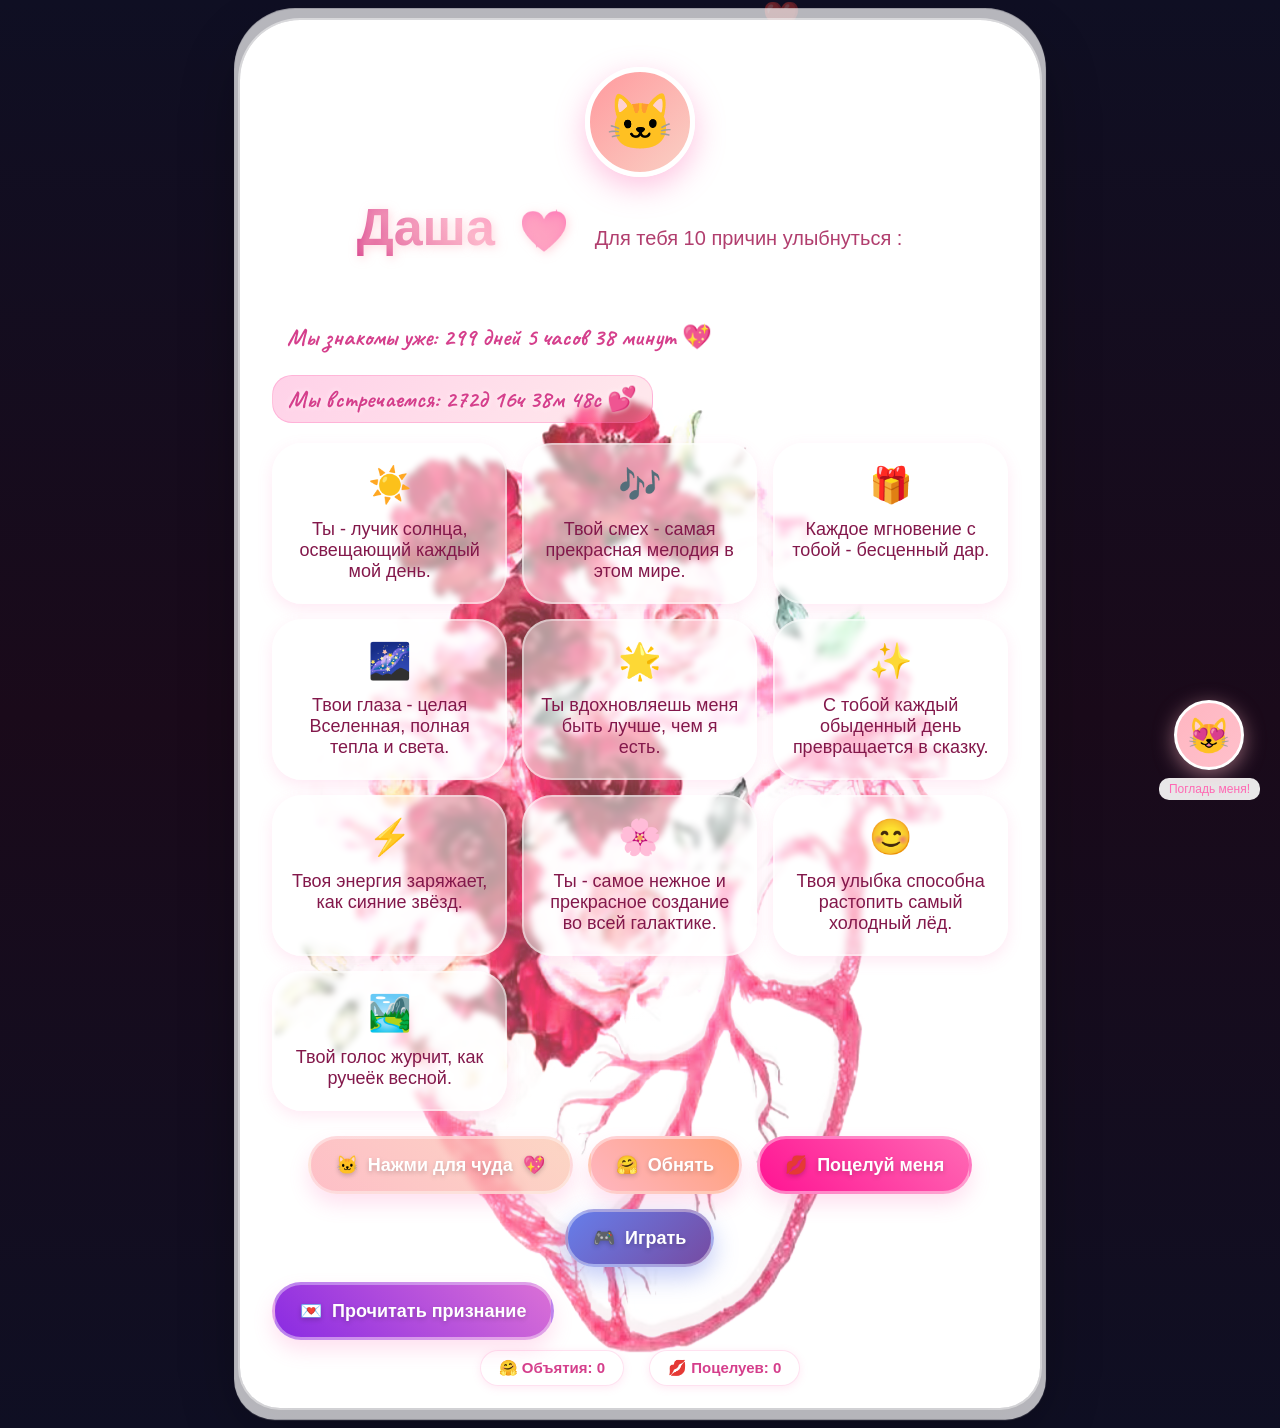
<file: index.html>
<!doctype html>
<html lang="ru">
    <head>
        <meta charset="UTF-8" />
        <meta name="viewport" content="width=device-width, initial-scale=1.0" />
        <title>Для самой лучшей 💖</title>
        <link rel="stylesheet" href="style.css" />
        <link
            href="https://fonts.googleapis.com/css2?family=Caveat:wght@700&display=swap"
            rel="stylesheet"
        />
    </head>
    <body>
        <main class="card">
            <div class="header">
                <div class="avatar">
                    <span class="avatar-heart">🐱</span>
                </div>
                <h1 class="title">
                    Даша
                    <span class="title-heart">💖</span>
                </h1>
                <p class="subtitle">Для тебя 10 причин улыбнуться :</p>
            </div>
            <div class="time-together" id="timeTogether">
                Мы знакомы уже: ...
            </div>
            <div class="time-together dating-time" id="datingTime">
                Мы встречаемся: ...
            </div>

            <div class="compliments-grid" id="complimentsGrid"></div>

<div class="button-container">
                <button class="magic-button" id="superMagicButton">
                    <span>🐱</span> Нажми для чуда <span>💖</span>
                </button>

                <button class="hug-button" id="hugButton">
                    <span>🤗</span> Обнять
                </button>

                <button class="kiss-button" id="kissButton">
                    <span>💋</span> Поцелуй меня
                </button>

                <a href="game.html" class="game-button">
                    <span>🎮</span> Играть
                </a>
            </div>

            <div class="love-letter-section">
                <button class="secret-button" id="secretButton">
                    <span>💌</span> Прочитать признание
                </button>
            </div>

            <div class="counters-container">
                <div class="hug-counter" id="hugCounter">
                    🤗 Объятия: <span id="hugCount">0</span>
                </div>

                <div class="kiss-counter" id="kissCounter">
                    💋 Поцелуев: <span id="kissCount">0</span>
                </div>
            </div>
        </main>

        <div class="pet-cat-container" id="petCatContainer">
            <div class="pet-cat" id="petCat">
                <span class="cat-face">😻</span>
                <span class="cat-paws">
                    <span class="paw left">🐾</span>
                    <span class="paw right">🐾</span>
                </span>
            </div>
            <div class="pet-hint">Погладь меня!</div>
        </div>

        <div class="march8-celebration" id="march8Celebration">
<video
                class="celebration-video"
                id="celebrationVideo"
                autoplay
                loop
                playsinline
            ></video>
            <div class="celebration-overlay"></div>
            <div class="celebration-sparkles" id="sparkles"></div>
            <div class="celebration-content">
                <div class="celebration-hearts">💐🌸💐</div>
                <h1 class="celebration-title">С 8 Марта! 💖</h1>
                <p class="celebration-text" id="celebrationText"></p>
<button class="celebration-close" id="celebrationClose">
                    Закрыть ✨
                </button>
                <button class="celebration-sound" id="celebrationSound">
                    🔊 Включить звук
                </button>
            </div>
        </div>

        <div class="modal-overlay" id="loveLetterModal">
            <div class="modal-content">
                <span class="modal-close" id="modalClose">&times;</span>
                <div class="letter-content">
                    <div class="letter-icon">💌</div>
                    <h2 class="letter-title">Самой лучшей девочке 💕</h2>
                    <p class="letter-text" id="randomLetter"></p>
                    <div class="letter-sign">
                        С любовью, твой особенный человек 💖
                    </div>
                </div>
            </div>
        </div>

        <script src="script.js"></script>
    </body>
</html>
</file>
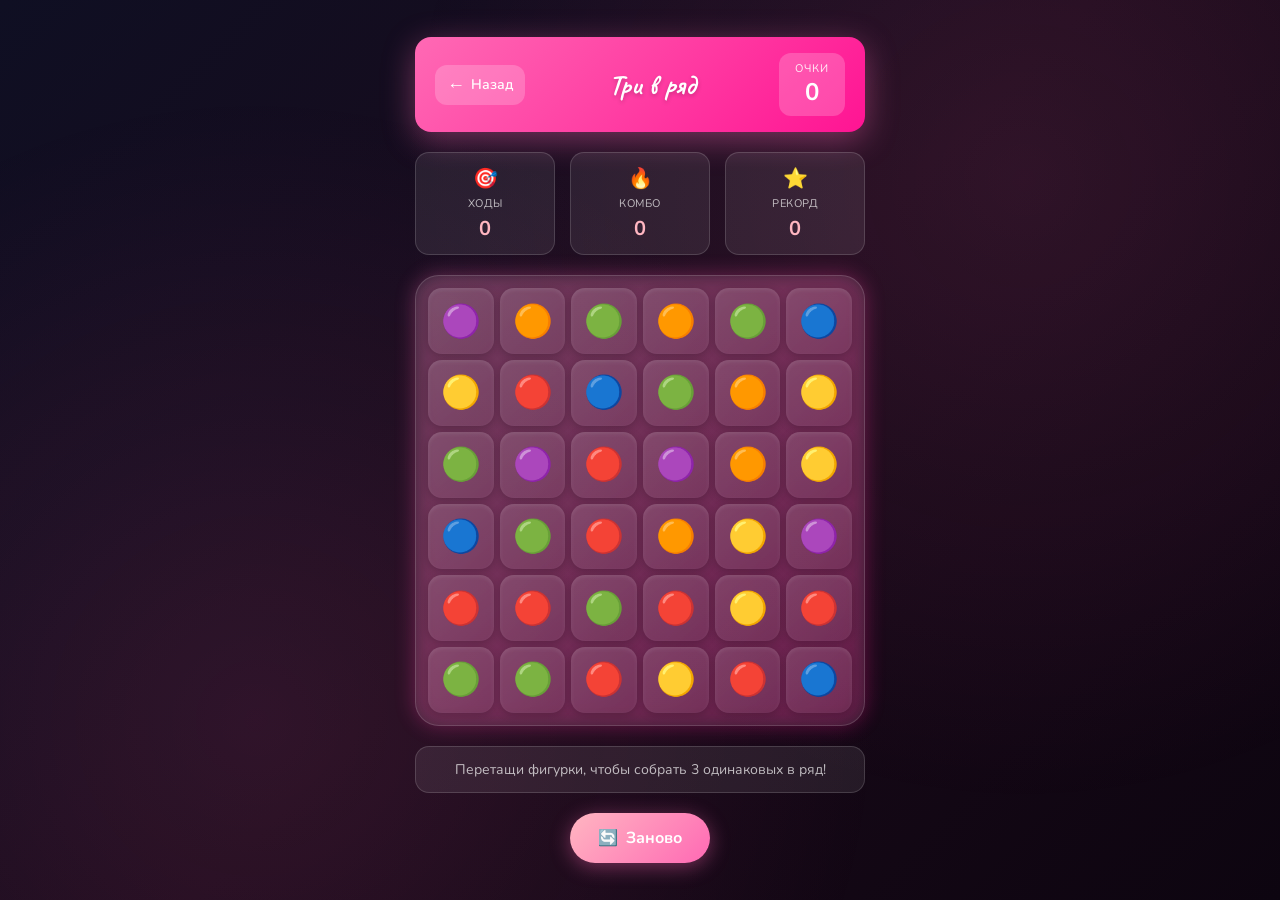
<file: game.html>
<!DOCTYPE html>
<html lang="ru">
<head>
    <meta charset="UTF-8">
    <meta name="viewport" content="width=device-width, initial-scale=1.0">
    <title>Три в ряд 💕</title>
    <link rel="stylesheet" href="game.css">
    <link href="https://fonts.googleapis.com/css2?family=Caveat:wght@700&family=Nunito:wght@400;600;700&display=swap" rel="stylesheet">
</head>
<body>
    <div class="game-container">
        <header class="game-header">
            <a href="index.html" class="back-btn">
                <span class="back-icon">←</span>
                <span>Назад</span>
            </a>
            <h1 class="game-title">Три в ряд</h1>
            <div class="score-display">
                <span class="score-label">Очки</span>
                <span class="score-value" id="score">0</span>
            </div>
        </header>

        <div class="game-stats">
            <div class="stat-item">
                <span class="stat-icon">🎯</span>
                <span class="stat-label">Ходы</span>
                <span class="stat-value" id="moves">0</span>
            </div>
            <div class="stat-item combo-stat" id="comboStat">
                <span class="stat-icon">🔥</span>
                <span class="stat-label">Комбо</span>
                <span class="stat-value" id="combo">0</span>
            </div>
            <div class="stat-item">
                <span class="stat-icon">⭐</span>
                <span class="stat-label">Рекорд</span>
                <span class="stat-value" id="highScore">0</span>
            </div>
        </div>

        <div class="game-board-wrapper">
            <div class="game-board" id="board"></div>
            <div class="board-glow"></div>
        </div>

        <div class="game-instructions">
            <p>Перетащи фигурки, чтобы собрать 3 одинаковых в ряд!</p>
        </div>

        <div class="game-controls">
            <button class="control-btn" id="restartBtn">
                <span>🔄</span> Заново
            </button>
        </div>
    </div>

    <div class="message-overlay" id="messageOverlay">
        <div class="message-box" id="messageBox">
            <div class="message-icon">💕</div>
            <div class="message-text" id="messageText"></div>
        </div>
    </div>

    <script src="game.js"></script>
</body>
</html>
</file>
<file: style.css>
* {
    margin: 0;
    padding: 0;
    box-sizing: border-box;
    -webkit-tap-highlight-color: transparent;
}

body {
    -webkit-user-select: none;
    -moz-user-select: none;
    -ms-user-select: none;
    user-select: none;
    -webkit-touch-callout: none;
    -webkit-overflow-scrolling: touch;
}

input,
button,
textarea,
select {
    font-size: 16px;
}

body {
    min-height: 100vh;
    background: linear-gradient(180deg, #0f0f23 0%, #1a0a1a 50%, #0f0f23 100%);
    font-family: "Segoe UI", Tahoma, Geneva, Verdana, sans-serif;
    display: flex;
    justify-content: center;
    align-items: center;
    padding: 20px;
    position: relative;
    overflow-x: hidden;
}

.floating-hearts,
.cats-container {
    position: fixed;
    top: 0;
    left: 0;
    width: 100%;
    height: 100%;
    pointer-events: none;
    z-index: 1;
}

.heart {
    position: absolute;
    font-size: 20px;
    animation: floatUp 8s linear infinite;
    user-select: none;
    color: rgba(255, 105, 180, 0.4);
    will-change: transform, opacity;
}

.falling-cat {
    position: absolute;
    font-size: 30px;
    animation: fallDown 6s linear infinite;
    user-select: none;
    will-change: transform, opacity;
}

@keyframes fallDown {
    0% {
        transform: translateY(-50px) rotate(0deg);
        opacity: 0.8;
    }
    100% {
        transform: translateY(100vh) rotate(360deg);
        opacity: 0;
    }
}

@keyframes floatUp {
    0% {
        transform: translateY(100vh) scale(0.5) rotate(0deg);
        opacity: 0.8;
    }
    100% {
        transform: translateY(-20vh) scale(1.5) rotate(360deg);
        opacity: 0;
    }
}

.card {
    background:
        linear-gradient(rgba(255, 255, 255, 0.6), rgba(255, 255, 255, 0.8)),
        url("bg.png");
    background-size: cover;
    background-position: center;
    background-blend-mode: normal;
    border-radius: 60px 60px 40px 40px;
    box-shadow:
        0 20px 60px rgba(0, 0, 0, 0.3),
        0 0 0 2px rgba(255, 255, 255, 0.5);
    max-width: 800px;
    width: 100%;
    padding: 30px 30px 20px;
    position: relative;
    z-index: 10;
    border: 2px solid rgba(255, 255, 255, 0.6);
    transition: transform 0.3s ease;
    opacity: 0;
    transform: translateY(20px);
    animation: cardAppear 1.5s ease forwards;
}

@keyframes cardAppear {
    to {
        opacity: 1;
        transform: translateY(0);
    }
}

.card::before {
    content: "";
    position: absolute;
    top: 0;
    left: 0;
    right: 0;
    bottom: 0;
    background: url("bg.png");
    background-size: cover;
    background-position: center;
    opacity: 0;
    border-radius: 60px 60px 40px 40px;
    z-index: -1;
    filter: brightness(1.4) contrast(1.1);
    animation: imageReveal 3s ease-in-out forwards;
    animation-delay: 0.5s;
}

@keyframes imageReveal {
    0% {
        opacity: 0;
        filter: brightness(1.4) contrast(1.1) blur(15px);
        transform: scale(0.95);
    }
    50% {
        opacity: 0.6;
        filter: brightness(1.4) contrast(1.1) blur(5px);
        transform: scale(1);
    }
    100% {
        opacity: 0.7;
        filter: brightness(1.4) contrast(1.1) blur(0);
        transform: scale(1.02);
    }
}

.card:hover {
    transform: scale(1.02);
}

.header {
    text-align: center;
    margin-bottom: 25px;
    position: relative;
    background: rgba(255, 255, 255, 0.3);
    padding: 15px;
    border-radius: 20px;
    backdrop-filter: blur(3px);
}

.avatar {
    width: 110px;
    height: 110px;
    background: linear-gradient(135deg, #ff9a9e 0%, #fad0c4 100%);
    border-radius: 50%;
    display: flex;
    align-items: center;
    justify-content: center;
    margin: 0 auto 20px;
    border: 5px solid white;
    box-shadow: 0 10px 30px rgba(255, 105, 180, 0.4);
    animation: bounce 2s infinite ease-in-out;
}

@keyframes bounce {
    0%,
    100% {
        transform: translateY(0);
    }
    50% {
        transform: translateY(-10px);
    }
}

.avatar-heart {
    font-size: 55px;
    line-height: 1;
    animation: heartbeat 1.5s infinite;
}

@keyframes heartbeat {
    0% {
        transform: scale(1);
    }
    25% {
        transform: scale(1.15);
    }
    35% {
        transform: scale(1);
    }
    45% {
        transform: scale(1.15);
    }
    55% {
        transform: scale(1);
    }
    100% {
        transform: scale(1);
    }
}

.title {
    font-size: 52px;
    background: linear-gradient(45deg, #d53f8c, #fbb6ce, #ff69b4);
    -webkit-background-clip: text;
    -webkit-text-fill-color: transparent;
    display: inline-block;
    position: relative;
    margin-bottom: 10px;
    text-shadow: 2px 2px 10px rgba(255, 182, 193, 0.5);
}

.title-heart {
    font-size: 40px;
    display: inline-block;
    animation: spin 4s linear infinite;
    margin-left: 10px;
}

@keyframes spin {
    from {
        transform: rotate(0deg);
    }
    to {
        transform: rotate(360deg);
    }
}

.subtitle {
    font-size: 20px;
    color: #b13e6e;
    background: rgba(255, 255, 255, 0.35);
    padding: 8px 20px;
    border-radius: 40px;
    display: inline-block;
    backdrop-filter: blur(3px);
    border: 1px solid rgba(255, 255, 255, 0.5);
    margin-bottom: 15px;
}

.time-together {
    font-family: "Caveat", cursive;
    font-size: 24px;
    color: #d53f8c;
    margin-bottom: 15px;
    text-align: center;
    font-weight: bold;
    text-shadow: 0 0 5px rgba(255, 255, 255, 0.8);
    background: rgba(255, 255, 255, 0.3);
    padding: 8px 15px;
    border-radius: 20px;
    display: inline-block;
    backdrop-filter: blur(3px);
}

.dating-time {
    margin-bottom: 20px;
    background: linear-gradient(
        135deg,
        rgba(255, 105, 180, 0.3),
        rgba(255, 182, 193, 0.3)
    );
    border: 1px solid rgba(255, 105, 180, 0.3);
    animation: gentleGlow 3s ease-in-out infinite;
}

@keyframes gentleGlow {
    0%,
    100% {
        box-shadow: 0 0 10px rgba(255, 105, 180, 0.2);
    }
    50% {
        box-shadow: 0 0 20px rgba(255, 105, 180, 0.4);
    }
}

.march8-celebration {
    position: fixed;
    top: 0;
    left: 0;
    width: 100%;
    height: 100%;
    z-index: 10000;
    display: none;
    justify-content: center;
    align-items: center;
    flex-direction: column;
    background: radial-gradient(
        ellipse at center,
        rgba(255, 182, 193, 0.95) 0%,
        rgba(255, 105, 180, 0.98) 100%
    );
}

.march8-celebration.active {
    display: flex;
    animation: celebrationFadeIn 0.5s ease;
    pointer-events: auto;
}

.march8-celebration {
    pointer-events: none;
}

.celebration-video {
    position: absolute;
    top: 0;
    left: 0;
    width: 100%;
    height: 100%;
    object-fit: cover;
    z-index: 0;
    transition: opacity 0.5s ease;
}

.celebration-overlay {
    position: absolute;
    top: 0;
    left: 0;
    width: 100%;
    height: 100%;
    background: rgba(255, 105, 180, 0.3);
    z-index: 1;
}

@keyframes celebrationFadeIn {
    from {
        opacity: 0;
    }
    to {
        opacity: 1;
    }
}

.celebration-content {
    text-align: center;
    color: white;
    padding: 40px;
    animation: celebrationBounce 1s ease;
}

@keyframes celebrationBounce {
    0% {
        transform: scale(0);
    }
    50% {
        transform: scale(1.1);
    }
    100% {
        transform: scale(1);
    }
}

.celebration-title {
    font-size: 48px;
    font-family: "Caveat", cursive;
    margin-bottom: 20px;
    text-shadow: 0 0 20px rgba(255, 255, 255, 0.5);
}

.celebration-hearts {
    font-size: 80px;
    margin-bottom: 20px;
    animation: heartsBeat 1s ease-in-out infinite;
}

@keyframes heartsBeat {
    0%,
    100% {
        transform: scale(1);
    }
    50% {
        transform: scale(1.2);
    }
}

.celebration-text {
    font-size: 24px;
    margin-bottom: 30px;
    line-height: 1.6;
    position: relative;
    z-index: 100;
}

.celebration-close {
    background: white !important;
    color: #ff69b4 !important;
    border: none !important;
    padding: 15px 40px !important;
    border-radius: 30px !important;
    font-size: 18px !important;
    font-weight: bold !important;
    cursor: pointer !important;
    box-shadow: 0 5px 20px rgba(0, 0, 0, 0.2) !important;
    transition: transform 0.3s !important;
    z-index: 10000 !important;
    position: relative !important;
    margin-top: 20px !important;
    pointer-events: auto !important;
    display: block !important;
    visibility: visible !important;
}

.celebration-sound {
    background: rgba(255, 255, 255, 0.9);
    color: #ff69b4;
    border: none;
    padding: 10px 20px;
    border-radius: 20px;
    font-size: 14px;
    font-weight: bold;
    cursor: pointer;
    box-shadow: 0 3px 15px rgba(0, 0, 0, 0.15);
    margin-top: 10px;
    z-index: 10000;
}

.celebration-sound:hover {
    transform: scale(1.05);
}

.celebration-close:hover {
    transform: scale(1.05);
}

.celebration-close:active {
    transform: scale(0.95);
}

.celebration-sparkles {
    position: absolute;
    width: 100%;
    height: 100%;
    pointer-events: none;
    overflow: hidden;
    z-index: 50;
}

.celebration-content {
    position: relative;
    z-index: 100;
    pointer-events: auto;
    display: flex;
    flex-direction: column;
    align-items: center;
    justify-content: center;
}

@media (max-width: 600px) {
    .celebration-title {
        font-size: 32px;
    }

    .celebration-hearts {
        font-size: 50px;
    }

    .celebration-text {
        font-size: 18px;
        padding: 0 20px;
    }

    .celebration-close {
        padding: 12px 30px;
        font-size: 16px;
    }

    .celebration-content {
        padding: 20px;
    }
}

.sparkle {
    position: absolute;
    font-size: 30px;
    animation: sparkleFall 3s linear infinite;
}

@keyframes sparkleFall {
    0% {
        transform: translateY(-100px) rotate(0deg);
        opacity: 1;
    }
    100% {
        transform: translateY(100vh) rotate(360deg);
        opacity: 0;
    }
}

.compliments-grid {
    display: grid;
    grid-template-columns: repeat(auto-fit, minmax(200px, 1fr));
    gap: 15px;
    margin-bottom: 25px;
}

.compliment-card {
    background: rgba(255, 255, 255, 0.5);
    padding: 20px 15px;
    border-radius: 30px;
    text-align: center;
    box-shadow: 0 5px 15px rgba(255, 105, 180, 0.15);
    border: 2px solid rgba(255, 255, 255, 0.4);
    transition: all 0.3s cubic-bezier(0.175, 0.885, 0.32, 1.275);
    cursor: default;
    animation: fadeInUp 0.5s ease backwards;
    font-size: 18px;
    font-weight: 500;
    color: #83184b;
    display: flex;
    flex-direction: column;
    gap: 8px;
    position: relative;
    overflow: hidden;
    backdrop-filter: blur(3px);
}

.compliment-card:hover {
    transform: translateY(-5px) rotate(1deg);
    box-shadow: 0 15px 30px rgba(255, 105, 180, 0.4);
    background: #fff0f3;
}

@keyframes fadeInUp {
    from {
        opacity: 0;
        transform: translateY(20px);
    }
    to {
        opacity: 1;
        transform: translateY(0);
    }
}

.compliment-icon {
    font-size: 35px;
    margin-bottom: 5px;
    animation: wiggle 2s infinite;
}

@keyframes wiggle {
    0%,
    100% {
        transform: rotate(0deg);
    }
    25% {
        transform: rotate(5deg);
    }
    75% {
        transform: rotate(-5deg);
    }
}

.compliment-card:nth-child(1) {
    animation-delay: 0.1s;
}
.compliment-card:nth-child(2) {
    animation-delay: 0.2s;
}
.compliment-card:nth-child(3) {
    animation-delay: 0.3s;
}
.compliment-card:nth-child(4) {
    animation-delay: 0.4s;
}
.compliment-card:nth-child(5) {
    animation-delay: 0.5s;
}
.compliment-card:nth-child(6) {
    animation-delay: 0.6s;
}
.compliment-card:nth-child(7) {
    animation-delay: 0.7s;
}
.compliment-card:nth-child(8) {
    animation-delay: 0.8s;
}
.compliment-card:nth-child(9) {
    animation-delay: 0.9s;
}
.compliment-card:nth-child(10) {
    animation-delay: 1s;
}

.button-container {
    display: flex;
    justify-content: center;
    gap: 15px;
    flex-wrap: wrap;
    margin-bottom: 15px;
}

.counters-container {
    display: flex;
    justify-content: center;
    gap: 25px;
    margin-top: 10px;
    flex-wrap: wrap;
}

.kiss-counter,
.hug-counter {
    background: rgba(255, 255, 255, 0.7);
    color: #d53f8c;
    padding: 8px 18px;
    border-radius: 20px;
    font-size: 15px;
    font-weight: 600;
    box-shadow: 0 2px 8px rgba(255, 105, 180, 0.15);
    border: 1px solid rgba(255, 105, 180, 0.2);
}

.magic-button,
.secret-button,
.kiss-button,
.hug-button,
.game-button {
    background: linear-gradient(
        45deg,
        rgba(253, 164, 175, 0.7),
        rgba(251, 196, 171, 0.7)
    );
    border: none;
    padding: 15px 25px;
    border-radius: 60px;
    font-size: 18px;
    font-weight: bold;
    color: white;
    text-shadow: 0 2px 5px rgba(0, 0, 0, 0.2);
    display: flex;
    align-items: center;
    justify-content: center;
    gap: 10px;
    cursor: pointer;
    box-shadow: 0 10px 20px rgba(255, 105, 180, 0.2);
    border: 3px solid rgba(255, 255, 255, 0.4);
    transition: all 0.3s;
    position: relative;
    overflow: hidden;
    backdrop-filter: blur(3px);
    text-decoration: none;
}

.secret-button {
    background: linear-gradient(45deg, #8a2be2, #da70d6);
}
.kiss-button {
    background: linear-gradient(45deg, #ff1493, #ff69b4);
}
.hug-button {
    background: linear-gradient(45deg, #ffb6c1, #ffa07a);
}
.game-button {
    background: linear-gradient(135deg, #667eea 0%, #764ba2 100%);
    box-shadow: 0 10px 25px rgba(102, 126, 234, 0.4);
    position: relative;
}
.game-button::before {
    content: '';
    position: absolute;
    top: 0;
    left: -100%;
    width: 100%;
    height: 100%;
    background: linear-gradient(90deg, transparent, rgba(255,255,255,0.3), transparent);
    transition: left 0.5s ease;
}
.game-button:hover::before {
    left: 100%;
}
.game-button:hover {
    box-shadow: 0 15px 35px rgba(102, 126, 234, 0.6);
}

.magic-button:hover,
.secret-button:hover,
.kiss-button:hover,
.hug-button:hover,
.game-button:hover {
    transform: scale(1.05);
    box-shadow: 0 15px 30px rgba(255, 105, 180, 0.5);
}

.magic-button:active,
.secret-button:active,
.kiss-button:active,
.hug-button:active,
.game-button:active {
    transform: scale(0.95);
}

.modal-overlay {
    position: fixed;
    top: 0;
    left: 0;
    width: 100%;
    height: 100%;
    background: rgba(0, 0, 0, 0.9);
    z-index: 2000;
    display: none;
    justify-content: center;
    align-items: center;
    backdrop-filter: blur(5px);
}

.modal-overlay.active {
    display: flex;
}

.modal-content {
    background: linear-gradient(135deg, #fff5f7 0%, #ffffff 100%);
    padding: 40px;
    border-radius: 30px;
    max-width: 550px;
    width: 90%;
    text-align: center;
    box-shadow:
        0 0 60px rgba(255, 105, 180, 0.6),
        0 0 0 5px rgba(255, 255, 255, 0.3);
    transform: scale(0.8) rotateX(10deg);
    transition: all 0.4s cubic-bezier(0.175, 0.885, 0.32, 1.275);
    position: relative;
    border: 2px solid #ff69b4;
}

.modal-overlay.active .modal-content {
    transform: scale(1) rotateX(0deg);
}

.modal-close {
    position: absolute;
    top: 15px;
    right: 20px;
    font-size: 35px;
    cursor: pointer;
    color: #ff69b4;
    transition: transform 0.3s;
    width: 44px;
    height: 44px;
    display: flex;
    align-items: center;
    justify-content: center;
    border-radius: 50%;
    background: rgba(255, 255, 255, 0.8);
    box-shadow: 0 2px 10px rgba(0, 0, 0, 0.1);
}

.modal-close:hover {
    transform: rotate(90deg);
    color: #d53f8c;
}

.modal-close:active {
    transform: scale(0.9) rotate(90deg);
}

.letter-content .letter-icon {
    font-size: 60px;
    margin-bottom: 15px;
    animation: bounce 2s infinite;
}

.letter-title {
    color: #d53f8c;
    margin-bottom: 20px;
    font-size: 28px;
    font-family: "Caveat", cursive;
}

.letter-text {
    font-size: 20px;
    color: #555;
    line-height: 1.8;
    font-family: "Caveat", cursive;
    font-weight: bold;
    min-height: 150px;
    display: flex;
    align-items: center;
    justify-content: center;
}

.letter-sign {
    margin-top: 25px;
    color: #ff69b4;
    font-size: 16px;
    font-style: italic;
}

.pop-up-text {
    position: fixed;
    left: 50%;
    top: 50%;
    transform: translate(-50%, -50%);
    visibility: hidden;
    opacity: 0;
    z-index: 100000;
    text-align: center;
    border-radius: 100px;
    will-change: transform, opacity;
    pointer-events: none;
}

.pop-up-text p {
    margin: 0;
    padding: 0;
}
.pop-up-text.active {
    visibility: visible;
    opacity: 1;
}

.footer {
    text-align: center;
    color: #b13e6e;
    font-size: 16px;
    opacity: 0.7;
    margin-top: 15px;
}

.pet-cat-container {
    position: fixed;
    bottom: 100px;
    right: 20px;
    display: flex;
    flex-direction: column;
    align-items: center;
    cursor: pointer;
    z-index: 50;
    transition: transform 0.3s ease;
}

.pet-cat-container:hover {
    transform: scale(1.1);
}

.pet-cat {
    position: relative;
    width: 70px;
    height: 70px;
    background: linear-gradient(135deg, #ffb6c1, #ffc0cb);
    border-radius: 50%;
    display: flex;
    align-items: center;
    justify-content: center;
    box-shadow: 0 5px 20px rgba(255, 182, 193, 0.5);
    border: 3px solid white;
    user-select: none;
    -webkit-user-select: none;
}

.pet-cat.purring {
    animation: purr 0.3s ease infinite;
}

@keyframes purr {
    0%,
    100% {
        transform: translateX(0);
    }
    25% {
        transform: translateX(-3px) rotate(-5deg);
    }
    75% {
        transform: translateX(3px) rotate(5deg);
    }
}

.cat-face {
    font-size: 35px;
    line-height: 1;
}

.cat-paws {
    position: absolute;
    bottom: -5px;
    width: 100%;
    display: flex;
    justify-content: space-around;
}

.paw {
    font-size: 18px;
    opacity: 0;
    transition: opacity 0.3s;
}
.pet-cat:hover .paw {
    opacity: 1;
}

.pet-hint {
    margin-top: 8px;
    font-size: 12px;
    color: #ff69b4;
    background: rgba(255, 255, 255, 0.9);
    padding: 4px 10px;
    border-radius: 10px;
    white-space: nowrap;
}

@media (max-width: 600px) {
    body {
        padding: 10px;
        min-height: 100vh;
    }

    .card {
        padding: 20px 12px;
        padding-bottom: 100px;
        border-radius: 30px 30px 20px 20px;
        box-shadow:
            0 10px 30px rgba(0, 0, 0, 0.3),
            0 0 0 2px rgba(255, 255, 255, 0.5);
    }

    .avatar {
        width: 80px;
        height: 80px;
        margin-bottom: 15px;
        border-width: 3px;
    }
    .avatar-heart {
        font-size: 40px;
    }
    .title {
        font-size: 32px;
        margin-bottom: 8px;
    }
    .title-heart {
        font-size: 28px;
        margin-left: 5px;
    }
    .subtitle {
        font-size: 14px;
        padding: 6px 14px;
    }
    .time-together {
        font-size: 18px;
        margin-bottom: 15px;
    }

    .compliments-grid {
        grid-template-columns: 1fr;
        gap: 10px;
        margin-bottom: 15px;
    }
    .compliment-card {
        padding: 12px 10px;
        font-size: 14px;
        border-radius: 20px;
    }
    .compliment-icon {
        font-size: 24px;
        margin-bottom: 3px;
    }

    .button-container {
        flex-direction: column;
        gap: 10px;
        margin-bottom: 10px;
    }

    .magic-button,
    .secret-button,
    .kiss-button,
    .hug-button {
        width: 100%;
        font-size: 14px;
        padding: 14px 20px;
        min-height: 48px;
        touch-action: manipulation;
    }

    .magic-button span,
    .secret-button span,
    .kiss-button span,
    .hug-button span {
        font-size: 16px;
    }

    .love-letter-section {
        margin-bottom: 10px;
    }

    .counters-container {
        gap: 15px;
    }

    .kiss-counter,
    .hug-counter {
        font-size: 14px;
        padding: 8px 15px;
    }

    .modal-content {
        padding: 25px 15px;
        padding-top: 45px;
        border-radius: 20px;
    }
    .modal-close {
        top: 10px;
        right: 10px;
        font-size: 24px;
        width: 50px;
        height: 50px;
    }
    .letter-icon {
        font-size: 40px;
    }
    .letter-title {
        font-size: 22px;
    }
    .letter-text {
        font-size: 16px;
        min-height: 100px;
    }
    .letter-sign {
        font-size: 14px;
    }

    .pop-up-text.active {
        width: 90%;
        max-width: 300px;
    }
    .pop-up-text p {
        font-size: 16px !important;
    }

    .pet-cat-container {
        bottom: calc(120px + env(safe-area-inset-bottom, 0px));
        right: 15px;
    }

    .pet-cat {
        width: 50px;
        height: 50px;
    }
    .cat-face {
        font-size: 25px;
    }
    .pet-hint {
        display: none;
    }
}

@media (max-width: 360px) {
    .card {
        padding: 15px 10px;
        padding-bottom: 90px;
    }
    .title {
        font-size: 26px;
    }
    .avatar {
        width: 65px;
        height: 65px;
    }
    .avatar-heart {
        font-size: 32px;
    }
    .subtitle {
        font-size: 12px;
    }
    .compliment-card {
        padding: 10px 8px;
        font-size: 13px;
    }

    .magic-button,
    .secret-button,
    .kiss-button,
    .hug-button {
        font-size: 12px;
        padding: 12px 15px;
    }

    .counters-container {
        gap: 10px;
    }

    .kiss-counter,
    .hug-counter {
        font-size: 12px;
        padding: 6px 12px;
    }
}

@media (hover: none) and (pointer: coarse) {
    .card:hover {
        transform: none;
    }
    .compliment-card:hover {
        transform: none;
    }
    .magic-button:hover,
    .secret-button:hover,
    .kiss-button:hover,
    .hug-button:hover {
        transform: scale(1.02);
    }
    .modal-close:hover {
        transform: none;
    }

    .magic-button,
    .secret-button,
    .kiss-button,
    .hug-button,
    .modal-close {
        min-height: 44px;
        min-width: 44px;
    }
}

@media (prefers-reduced-motion: reduce) {
    *,
    *::before,
    *::after {
        animation-duration: 0.01ms !important;
        animation-iteration-count: 1 !important;
        transition-duration: 0.01ms !important;
    }
    .heart,
    .falling-cat {
        animation: none;
        opacity: 0.3;
    }
}

@media (max-height: 500px) and (orientation: landscape) {
    .card {
        padding: 15px;
        padding-bottom: 50px;
        max-height: 95vh;
        overflow-y: auto;
    }

    .avatar {
        width: 50px;
        height: 50px;
        margin-bottom: 10px;
    }
    .avatar-heart {
        font-size: 28px;
    }
    .title {
        font-size: 24px;
    }
    .title-heart {
        font-size: 20px;
    }
    .subtitle {
        font-size: 12px;
        margin-bottom: 8px;
    }
    .time-together {
        font-size: 14px;
        margin-bottom: 10px;
    }

    .compliments-grid {
        grid-template-columns: repeat(2, 1fr);
        gap: 8px;
    }
    .compliment-card {
        padding: 8px;
        font-size: 12px;
    }
    .compliment-icon {
        font-size: 20px;
    }

    .button-container {
        flex-direction: row;
        flex-wrap: wrap;
        gap: 8px;
    }
    .magic-button,
    .secret-button,
    .kiss-button,
    .hug-button {
        font-size: 11px;
        padding: 8px 12px;
    }

    .counters-container {
        gap: 8px;
    }

    .kiss-counter,
    .hug-counter {
        font-size: 11px;
        padding: 5px 10px;
    }

    .pet-cat-container {
        bottom: 60px;
        right: 10px;
    }
    .pet-cat {
        width: 35px;
        height: 35px;
    }
    .cat-face {
        font-size: 18px;
    }
}

@media (-webkit-min-device-pixel-ratio: 2), (min-resolution: 192dpi) {
    .card {
        border-width: 1px;
    }
    .avatar {
        border-width: 3px;
    }
    .magic-button,
    .secret-button,
    .kiss-button,
    .hug-button {
        border-width: 2px;
    }
}
</file>
<file: game.css>
/* ========================================
   CSS Variables & Reset
======================================== */
:root {
    --primary-pink: #ff69b4;
    --secondary-pink: #ff1493;
    --light-pink: #ffb6c1;
    --soft-pink: #ffe4ec;
    --dark-bg: #1a0a1a;
    --card-bg: rgba(255, 255, 255, 0.08);
    --card-border: rgba(255, 255, 255, 0.15);
    --shadow-pink: rgba(255, 105, 180, 0.4);
    --glow-pink: rgba(255, 105, 180, 0.6);
    --text-white: #ffffff;
    --text-muted: rgba(255, 255, 255, 0.7);
    --success-green: #4ade80;
    --combo-orange: #fb923c;
    
    --cell-size: clamp(45px, 12vw, 60px);
    --board-gap: 6px;
    --border-radius: 16px;
    --transition-smooth: cubic-bezier(0.4, 0, 0.2, 1);
}

* {
    margin: 0;
    padding: 0;
    box-sizing: border-box;
}

body {
    min-height: 100vh;
    background: linear-gradient(135deg, #0f0f23 0%, #1a0a1a 50%, #0d0510 100%);
    font-family: 'Nunito', sans-serif;
    color: var(--text-white);
    display: flex;
    justify-content: center;
    align-items: center;
    padding: 20px;
    overflow-x: hidden;
}

/* Background Pattern */
body::before {
    content: '';
    position: fixed;
    top: 0;
    left: 0;
    right: 0;
    bottom: 0;
    background-image: 
        radial-gradient(circle at 20% 80%, rgba(255, 105, 180, 0.1) 0%, transparent 50%),
        radial-gradient(circle at 80% 20%, rgba(255, 105, 180, 0.1) 0%, transparent 50%);
    pointer-events: none;
    z-index: 0;
}

/* ========================================
   Game Container
======================================== */
.game-container {
    position: relative;
    z-index: 1;
    width: 100%;
    max-width: 450px;
    display: flex;
    flex-direction: column;
    gap: 20px;
}

/* ========================================
   Header
======================================== */
.game-header {
    display: flex;
    justify-content: space-between;
    align-items: center;
    padding: 16px 20px;
    background: linear-gradient(135deg, var(--primary-pink), var(--secondary-pink));
    border-radius: var(--border-radius);
    box-shadow: 0 8px 32px var(--shadow-pink);
}

.back-btn {
    display: flex;
    align-items: center;
    gap: 6px;
    color: white;
    text-decoration: none;
    font-weight: 600;
    font-size: 14px;
    padding: 8px 12px;
    border-radius: 12px;
    background: rgba(255, 255, 255, 0.2);
    transition: all 0.3s var(--transition-smooth);
}

.back-btn:hover {
    background: rgba(255, 255, 255, 0.3);
    transform: translateX(-3px);
}

.back-icon {
    font-size: 18px;
}

.game-title {
    font-family: 'Caveat', cursive;
    font-size: 28px;
    text-shadow: 0 2px 4px rgba(0, 0, 0, 0.2);
}

.score-display {
    display: flex;
    flex-direction: column;
    align-items: center;
    background: rgba(255, 255, 255, 0.2);
    padding: 8px 16px;
    border-radius: 12px;
}

.score-label {
    font-size: 11px;
    opacity: 0.9;
    text-transform: uppercase;
    letter-spacing: 1px;
}

.score-value {
    font-size: 24px;
    font-weight: 700;
}

/* ========================================
   Stats
======================================== */
.game-stats {
    display: flex;
    justify-content: center;
    gap: 15px;
}

.stat-item {
    display: flex;
    flex-direction: column;
    align-items: center;
    gap: 4px;
    padding: 12px 20px;
    background: var(--card-bg);
    border: 1px solid var(--card-border);
    border-radius: 14px;
    flex: 1;
    transition: all 0.3s var(--transition-smooth);
}

.stat-item.combo-stat.active {
    background: linear-gradient(135deg, rgba(251, 146, 60, 0.3), rgba(251, 146, 60, 0.1));
    border-color: var(--combo-orange);
    animation: comboPulse 0.5s ease;
}

@keyframes comboPulse {
    0%, 100% { transform: scale(1); }
    50% { transform: scale(1.05); }
}

.stat-icon {
    font-size: 20px;
}

.stat-label {
    font-size: 11px;
    color: var(--text-muted);
    text-transform: uppercase;
    letter-spacing: 0.5px;
}

.stat-value {
    font-size: 20px;
    font-weight: 700;
    color: var(--light-pink);
}

/* ========================================
   Game Board
======================================== */
.game-board-wrapper {
    position: relative;
    padding: 12px;
    background: var(--card-bg);
    border: 1px solid var(--card-border);
    border-radius: 24px;
}

.board-glow {
    position: absolute;
    inset: -2px;
    background: linear-gradient(135deg, var(--primary-pink), var(--secondary-pink));
    border-radius: 26px;
    opacity: 0.3;
    filter: blur(10px);
    z-index: -1;
}

.game-board {
    display: grid;
    grid-template-columns: repeat(6, 1fr);
    gap: var(--board-gap);
    aspect-ratio: 1;
}

/* ========================================
   Game Cell
======================================== */
.game-cell {
    aspect-ratio: 1;
    background: linear-gradient(145deg, rgba(255, 255, 255, 0.12), rgba(255, 255, 255, 0.05));
    border-radius: 14px;
    display: flex;
    align-items: center;
    justify-content: center;
    font-size: clamp(24px, 7vw, 32px);
    cursor: grab;
    user-select: none;
    transition: all 0.25s var(--transition-smooth);
    position: relative;
    box-shadow: 
        inset 0 2px 4px rgba(255, 255, 255, 0.1),
        0 2px 8px rgba(0, 0, 0, 0.2);
}

.game-cell:hover {
    transform: scale(1.08);
    background: linear-gradient(145deg, rgba(255, 255, 255, 0.2), rgba(255, 255, 255, 0.1));
    box-shadow: 
        inset 0 2px 4px rgba(255, 255, 255, 0.2),
        0 4px 16px var(--shadow-pink);
    z-index: 2;
}

.game-cell:active {
    cursor: grabbing;
}

.game-cell.dragging {
    opacity: 0.5;
    transform: scale(1.1);
    z-index: 100;
}

.game-cell.drag-over {
    background: rgba(255, 105, 180, 0.4);
    transform: scale(1.1);
    box-shadow: 0 0 20px var(--glow-pink);
}

.game-cell.selected {
    background: linear-gradient(145deg, rgba(255, 215, 0, 0.3), rgba(255, 215, 0, 0.15));
    box-shadow: 0 0 20px rgba(255, 215, 0, 0.5);
    animation: selectedPulse 1s ease infinite;
}

@keyframes selectedPulse {
    0%, 100% { box-shadow: 0 0 15px rgba(255, 215, 0, 0.4); }
    50% { box-shadow: 0 0 25px rgba(255, 215, 0, 0.7); }
}

.game-cell.matched {
    animation: matchPop 0.35s ease-out forwards;
    pointer-events: none;
}

@keyframes matchPop {
    0% { 
        transform: scale(1); 
        opacity: 1;
    }
    50% { 
        transform: scale(1.2); 
        opacity: 0.8;
    }
    100% { 
        transform: scale(0.3); 
        opacity: 0;
    }
}

.game-cell.drop {
    animation: dropIn 0.4s var(--transition-smooth);
}

@keyframes dropIn {
    0% { 
        transform: translateY(-50px) scale(0.5); 
        opacity: 0;
    }
    60% { 
        transform: translateY(5px) scale(1.05); 
        opacity: 1;
    }
    100% { 
        transform: translateY(0) scale(1); 
        opacity: 1;
    }
}

.game-cell.swap {
    transition: transform 0.3s var(--transition-smooth);
}

.game-cell.invalid-swap {
    animation: shake 0.4s ease;
}

@keyframes shake {
    0%, 100% { transform: translateX(0); }
    20% { transform: translateX(-8px); }
    40% { transform: translateX(8px); }
    60% { transform: translateX(-5px); }
    80% { transform: translateX(5px); }
}

.game-cell.hint {
    animation: hintGlow 1s ease-in-out infinite;
}

@keyframes hintGlow {
    0%, 100% { 
        box-shadow: 0 0 10px var(--glow-pink);
        transform: scale(1); 
    }
    50% { 
        box-shadow: 0 0 25px var(--glow-pink), 0 0 40px var(--glow-pink);
        transform: scale(1.1); 
    }
}

/* ========================================
   Bonus Cells
======================================== */
.game-cell.bonus-cell {
    background: linear-gradient(145deg, rgba(255, 255, 255, 0.25), rgba(255, 255, 255, 0.1));
    box-shadow: 
        inset 0 2px 4px rgba(255, 255, 255, 0.3),
        0 0 15px rgba(255, 215, 0, 0.5);
    animation: bonusGlow 1.5s ease-in-out infinite;
}

.game-cell.bonus-bomb {
    background: linear-gradient(145deg, rgba(239, 68, 68, 0.3), rgba(239, 68, 68, 0.1));
    box-shadow: 
        inset 0 2px 4px rgba(255, 255, 255, 0.3),
        0 0 20px rgba(239, 68, 68, 0.6);
    animation: bombPulse 0.8s ease-in-out infinite;
}

.game-cell.bonus-rocket {
    background: linear-gradient(145deg, rgba(249, 115, 22, 0.3), rgba(249, 115, 22, 0.1));
    box-shadow: 
        inset 0 2px 4px rgba(255, 255, 255, 0.3),
        0 0 20px rgba(249, 115, 22, 0.6);
    animation: rocketGlow 1s ease-in-out infinite;
}

.game-cell.bonus-super {
    background: linear-gradient(145deg, rgba(234, 179, 8, 0.4), rgba(234, 179, 8, 0.15));
    box-shadow: 
        inset 0 2px 4px rgba(255, 255, 255, 0.4),
        0 0 25px rgba(234, 179, 8, 0.8);
    animation: superGlow 0.6s ease-in-out infinite;
}

@keyframes bonusGlow {
    0%, 100% { transform: scale(1); }
    50% { transform: scale(1.05); }
}

@keyframes bombPulse {
    0%, 100% { 
        transform: scale(1); 
        box-shadow: 0 0 15px rgba(239, 68, 68, 0.5);
    }
    50% { 
        transform: scale(1.08); 
        box-shadow: 0 0 25px rgba(239, 68, 68, 0.8);
    }
}

@keyframes rocketGlow {
    0%, 100% { 
        transform: scale(1); 
        box-shadow: 0 0 15px rgba(249, 115, 22, 0.5);
    }
    50% { 
        transform: scale(1.1); 
        box-shadow: 0 0 30px rgba(249, 115, 22, 0.9);
    }
}

@keyframes superGlow {
    0%, 100% { 
        transform: scale(1); 
        box-shadow: 0 0 20px rgba(234, 179, 8, 0.6);
    }
    50% { 
        transform: scale(1.12); 
        box-shadow: 0 0 35px rgba(234, 179, 8, 1), 0 0 50px rgba(234, 179, 8, 0.5);
    }
}

/* ========================================
   Instructions
======================================== */
.game-instructions {
    text-align: center;
    padding: 12px;
    background: var(--card-bg);
    border: 1px solid var(--card-border);
    border-radius: 14px;
}

.game-instructions p {
    color: var(--text-muted);
    font-size: 14px;
    line-height: 1.5;
}

/* ========================================
   Controls
======================================== */
.game-controls {
    display: flex;
    justify-content: center;
}

.control-btn {
    display: flex;
    align-items: center;
    gap: 8px;
    padding: 14px 28px;
    background: linear-gradient(135deg, var(--light-pink), var(--primary-pink));
    border: none;
    border-radius: 50px;
    color: white;
    font-family: 'Nunito', sans-serif;
    font-size: 16px;
    font-weight: 700;
    cursor: pointer;
    transition: all 0.3s var(--transition-smooth);
    box-shadow: 0 4px 20px var(--shadow-pink);
}

.control-btn:hover {
    transform: translateY(-3px);
    box-shadow: 0 8px 30px var(--shadow-pink);
}

.control-btn:active {
    transform: translateY(0);
}

/* ========================================
   Message Overlay - Ненавязчивые уведомления
======================================== */
.message-overlay {
    position: fixed;
    inset: 0;
    display: flex;
    justify-content: center;
    align-items: center;
    pointer-events: none;
    z-index: 1000;
    opacity: 0;
    transition: opacity 0.4s ease;
}

.message-overlay.show {
    opacity: 1;
    pointer-events: none;
}

.message-box {
    background: rgba(30, 30, 50, 0.85);
    backdrop-filter: blur(10px);
    padding: 16px 32px;
    border-radius: 16px;
    text-align: center;
    transform: scale(0.9);
    transition: transform 0.3s cubic-bezier(0.34, 1.56, 0.64, 1);
    box-shadow: 0 4px 24px rgba(0, 0, 0, 0.3);
    border: 1px solid rgba(255, 255, 255, 0.1);
}

.message-overlay.show .message-box {
    transform: scale(1);
}

.message-icon {
    font-size: 32px;
    margin-bottom: 8px;
}

.message-text {
    font-size: 16px;
    font-weight: 600;
    color: rgba(255, 255, 255, 0.9);
}

/* ========================================
   Responsive
======================================== */
@media (max-width: 480px) {
    body {
        padding: 12px;
    }
    
    .game-header {
        padding: 12px 14px;
    }
    
    .game-title {
        font-size: 22px;
    }
    
    .score-display {
        padding: 6px 12px;
    }
    
    .score-value {
        font-size: 20px;
    }
    
    .stat-item {
        padding: 10px 12px;
    }
    
    .game-board-wrapper {
        padding: 8px;
    }
    
    .game-cell {
        border-radius: 10px;
        font-size: clamp(20px, 6vw, 26px);
    }
}

@media (max-height: 700px) and (orientation: landscape) {
    .game-container {
        max-width: 400px;
        gap: 12px;
    }
    
    .game-header {
        padding: 10px 14px;
    }
    
    .game-stats {
        gap: 10px;
    }
    
    .stat-item {
        padding: 8px 12px;
    }
}

/* ========================================
   Animations
======================================== */
@keyframes float {
    0%, 100% { transform: translateY(0); }
    50% { transform: translateY(-5px); }
}

@keyframes glow {
    0%, 100% { opacity: 0.3; }
    50% { opacity: 0.5; }
}

/* Reduced Motion */
@media (prefers-reduced-motion: reduce) {
    *, *::before, *::after {
        animation-duration: 0.01ms !important;
        animation-iteration-count: 1 !important;
        transition-duration: 0.01ms !important;
    }
}
</file>
